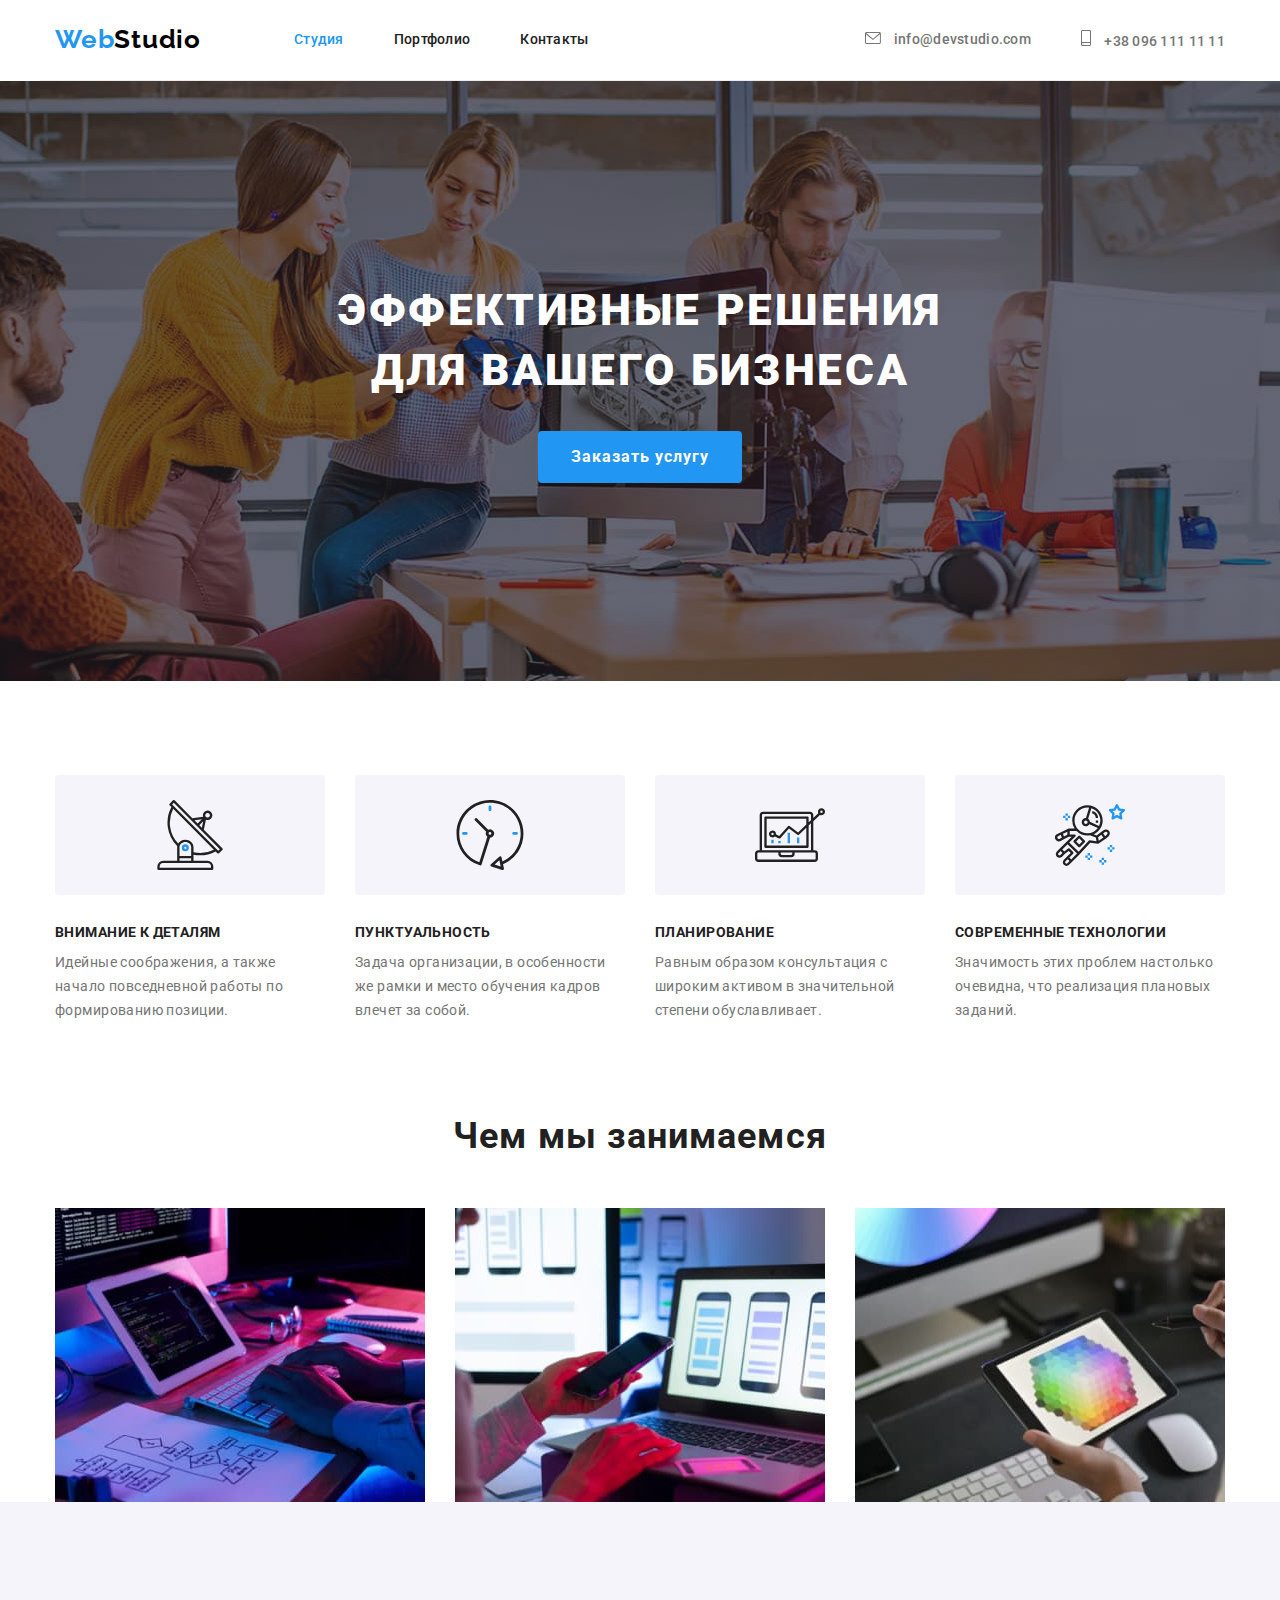
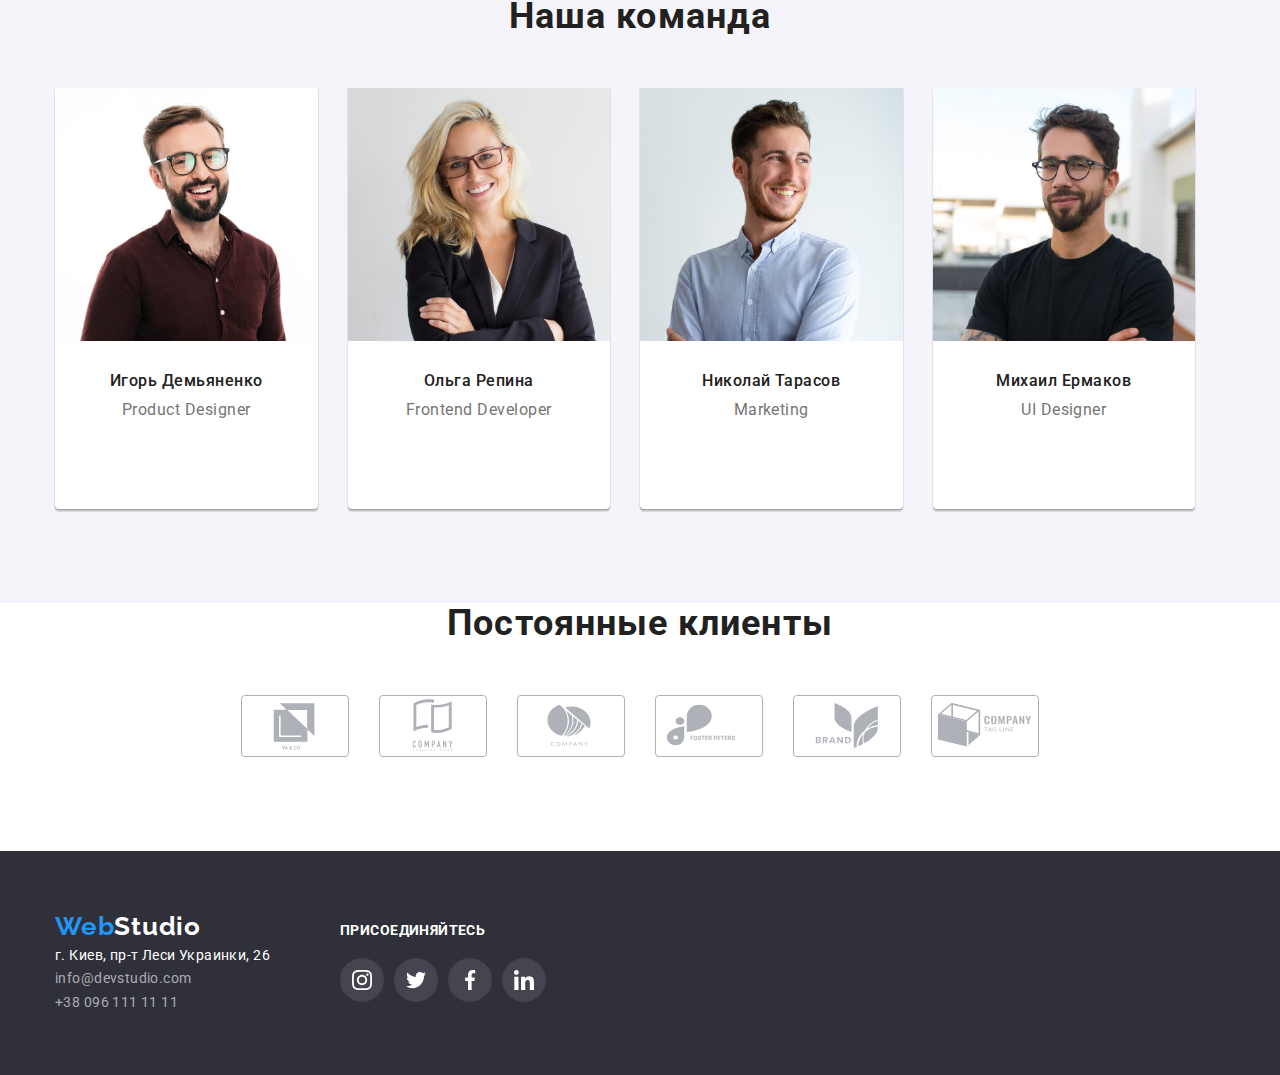
<file: index.html>
<!DOCTYPE html>
<html lang="ru">
  <head>
    <meta charset="UTF-8" />
    <meta http-equiv="X-UA-Compatible" content="IE=edge" />
    <meta name="viewport" content="width=device-width, initial-scale=1.0" />
    <title>Главная</title>
    <link
      href="https://fonts.googleapis.com/css2?family=Raleway:wght@700&family=Roboto:wght@400;500;700;900&display=swap"
      rel="stylesheet"
    />
    <link rel="preconnect" href="https://fonts.gstatic.com" />
    <link
      rel="stylesheet"
      href="https://cdnjs.cloudflare.com/ajax/libs/modern-normalize/1.1.0/modern-normalize.min.css"
    />
    <link rel="stylesheet" href="./css/styles.css" />
  </head>
  <body>
    <!--header-->
    <header class="header">
      <div class="container navigation-container">
        <!-- navigation -->
          <a lang="en" class="logo-navigation" href="./index.html"
            >Web<span class="header-logo">Studio</span>
          </a>
          <nav class="navigation-box">
            <ul class="navigation-list list">
              <li class="item-navigation">
                <a class="link-navigation current" href="./index.html"
                  >Студия</a
                >
              </li>
              <li class="item-navigation">
                <a class="link-navigation" href="./porffolio.html">Портфолио</a>
              </li>
              <li class="item-navigation">
                <a class="link-navigation" href="./index.html">Контакты</a>
              </li>
            </ul>
          </nav>
          <!-- header-group -->
                     <ul class="header-group-list">
              <li class="item-header-group">
                <a class="link-header-group" href="mailto:info@devstudio.com"
                  >
                  <svg class="header-icon" width="16" height="12">
                      <use href="./imegins/sprite.svg#icon-envelope"></use>
                    </svg>
                  info@devstudio.com</a
                >
              </li>

              <li class="item-header-group">
                <a class="tel-header-group" href="tel:+380961111111"
                  >
                  <svg class="header-icon" width="10" height="16">
                      <use href="./imegins/sprite.svg#icon-smartphone"></use>
                    </svg>
                  +38 096 111 11 11</a
                >
              </li>
            </ul>
          
       </div>
    </header>
    <main>
       <!--hero-->
        <section class="hero-section overlay">
          <div class="hero-container">
            <h1 class="hero-title">Эффективные решения для вашего бизнеса</h1>
            <button class="hero-btn" type="button">Заказать услугу</button>
          </div>
        </section>

        <!--description-->
        <section class="description">
          <div class="description-container">
            <h2 class="visually-hidden" hidden>бесцветний</h2>
            <ul class="description-list">
              <li class="description-item icon-antenna">
                 <div class="description-icon">
                <svg width="70" height="70">
                  <use href="./imegins/sprite.svg#icon-antenna-1"></use>
                </svg>
              </div>
                <h3 class="description-second-title">Внимание к деталям</h3>
                <p class="description-text">
                  Идейные соображения, а также начало повседневной работы по
                  формированию позиции.
                </p>
              </li>

              <li class="description-item icon-clock">
                 <div class="description-icon">
                <svg width="70" height="70">
                  <use href="./imegins/sprite.svg#icon-clock-2"></use>
                </svg>
              </div>
                <h3 class="description-second-title">Пунктуальность</h3>
                <p class="description-text">
                  Задача организации, в особенности же рамки и место обучения
                  кадров влечет за собой.
                </p>
              </li>
              <li class="description-item icon-diagramma">
                 <div class="description-icon">
                <svg width="70" height="70">
                  <use href="./imegins/sprite.svg#icon-diagram-3"></use>
                </svg>
              </div>
                <h3 class="description-second-title">Планирование</h3>
                <p class="description-text">
                  Равным образом консультация с широким активом в значительной
                  степени обуславливает.
                </p>
              </li>
              <li class="description-item icon-austronavt">
                 <div class="description-icon">
                <svg width="70" height="70">
                  <use href="./imegins/sprite.svg#icon-astronaut-4"></use>
                </svg>
              </div>
                <h3 class="description-second-title">Современные технологии</h3>
                <p class="description-text">
                  Значимость этих проблем настолько очевидна, что реализация
                  плановых заданий.
                </p>
              </li>
            </ul>
          </div>
        </section>

        <!--about-->
        <section class="about">
          <div class="about-container">
            <h2 class="about-title">Чем мы занимаемся</h2>
            <ul class="about-list">
              <li class="about-item">
                <img

                  class="about-img"
                  src="./imegins/1_section/img-1.jpg"
                  alt="верстка_дизайна"
                  width="370"
                  height="294"
                />
              </li>

              <li class="about-item">
                <img
                  class="about-img"
                  src="./imegins/1_section/img-2.jpg"
                  alt="розработка_приложений"
                  width="370"
                  height="294"
                />
              </li>
              <li class="about-item">
                <img
                  class="about-img"
                  src="./imegins/1_section/img-3.jpg"
                  alt="палітра_планшет"
                  width="370"
                  height="294"
                />
              </li>
            </ul>
          </div>
        </section>

        <!--team-->
        <section class="team-section">
          <div class="team-cоntainer">
            <h2 class="team-title">Наша команда</h2>
            <ul class="team-list">
              <li class="team-item">
                <img
                  class="team-img"
                  src="./imegins/2_section/igor.jpg"
                  alt="Игорь_Демьяненко"
                  width="270"
                  height="260"
                />
                <div class="team-group">
                  <h3 class="team-section-title">Игорь Демьяненко</h3>
                <p class="text-team" lang="en">Product Designer</p>

                      <ul class="social-list">
                  <li class="social-item"><a class="social-link" href="" target="_blank" rel="noopener noreferrer" aria-label="иконка instagram">
                    <svg class="social-icon" width="20" height="20">
                      <use href="./imegins/sprite.svg#icon-instagram-1"></use>
                    </svg>
                  </a></li>
                  <li class="social-item"><a class="social-link" href="" target="_blank" rel="noopener noreferrer" aria-label="иконка twitter">
                    <svg class="social-icon" width="20" height="20">
                      <use href="./imegins/sprite.svg#icon-twitter-2"></use>
                    </svg>
                  </a></li>
                  <li class="social-item"><a class="social-link" href="" target="_blank" rel="noopener noreferrer" aria-label="иконка facebook">
                    <svg class="social-icon" width="20" height="20">
                      <use href="./imegins/sprite.svg#icon-facebook-3"></use>
                    </svg>
                  </a></li>
                  <li class="social-item"><a class="social-link" href="" target="_blank" rel="noopener noreferrer" aria-label="иконка linkedin">
                     <svg class="social-icon" width="20" height="20">
                      <use href="./imegins/sprite.svg#icon-linkedin-4"></use>
                    </svg>
                  </a></li>                                    
                </ul>
                </div>
                
                
            
              </li>
              <li class="team-item">
                <img
                  class="team-img"
                  src="./imegins/2_section/olga.jpg"
                  alt="Ольга_Репина"
                  width="270"
                  height="260"
                />
                <div class="team-group">
                   <h3 class="team-section-title">Ольга Репина</h3>
                <p class="text-team" lang="en">Frontend Developer</p>
                   <ul class="social-list">
                  <li class="social-item"><a class="social-link" href="" target="_blank" rel="noopener noreferrer" aria-label="иконка instagram">
                    <svg class="social-icon" width="20" height="20">
                      <use href="./imegins/sprite.svg#icon-instagram-1"></use>
                    </svg>
                  </a></li>
                  <li class="social-item"><a class="social-link" href="" target="_blank" rel="noopener noreferrer" aria-label="иконка twitter">
                    <svg class="social-icon" width="20" height="20">
                      <use href="./imegins/sprite.svg#icon-twitter-2"></use>
                    </svg>
                  </a></li>
                  <li class="social-item"><a class="social-link" href="" target="_blank" rel="noopener noreferrer" aria-label="иконка facebook">
                    <svg class="social-icon" width="20" height="20">
                      <use href="./imegins/sprite.svg#icon-facebook-3"></use>
                    </svg>
                  </a></li>
                  <li class="social-item"><a class="social-link" href="" target="_blank" rel="noopener noreferrer" aria-label="иконка linkedin">
                     <svg class="social-icon" width="20" height="20">
                      <use href="./imegins/sprite.svg#icon-linkedin-4"></use>
                    </svg>
                  </a></li>                                    
                </ul>
                </div>
               
                
              </li>
              <li class="team-item">
                <img
                  class="team-img"
                  src="./imegins/2_section/nikolay.jpg"
                  alt="Николай_Тарасов"
                  width="270"
                  height="260"
                />
                <div class="team-group">
                  <h3 class="team-section-title">Николай Тарасов</h3>
                <p class="text-team" lang="en">Marketing</p>
                 <ul class="social-list">
                  <li class="social-item"><a class="social-link" href="" target="_blank" rel="noopener noreferrer" aria-label="иконка instagram">
                    <svg class="social-icon" width="20" height="20">
                      <use href="./imegins/sprite.svg#icon-instagram-1"></use>
                    </svg>
                  </a></li>
                  <li class="social-item"><a class="social-link" href="" target="_blank" rel="noopener noreferrer" aria-label="иконка twitter">
                    <svg class="social-icon" width="20" height="20">
                      <use href="./imegins/sprite.svg#icon-twitter-2"></use>
                    </svg>
                  </a></li>
                  <li class="social-item"><a class="social-link" href="" target="_blank" rel="noopener noreferrer" aria-label="иконка facebook">
                    <svg class="social-icon" width="20" height="20">
                      <use href="./imegins/sprite.svg#icon-facebook-3"></use>
                    </svg>
                  </a></li>
                  <li class="social-item"><a class="social-link" href="" target="_blank" rel="noopener noreferrer" aria-label="иконка linkedin">
                     <svg class="social-icon" width="20" height="20">
                      <use href="./imegins/sprite.svg#icon-linkedin-4"></use>
                    </svg>
                  </a></li>                                    
                </ul>
                </div>
                
              </li>
              <li class="team-item">
                <img
                  class="team-img"
                  src="./imegins/2_section/mihayl.jpg"
                  alt="Михаил_Ермаков"
                  width="270"
                  height="260"
                />
                <div class="team-group">
                   <h3 class="team-section-title">Михаил Ермаков</h3>
                <p class="text-team" lang="en">UI Designer</p>
                 <ul class="social-list">
                  <li class="social-item"><a class="social-link" href="" target="_blank" rel="noopener noreferrer" aria-label="иконка instagram">
                    <svg class="social-icon" width="20" height="20">
                      <use href="./imegins/sprite.svg#icon-instagram-1"></use>
                    </svg>
                  </a></li>
                  <li class="social-item"><a class="social-link" href="" target="_blank" rel="noopener noreferrer" aria-label="иконка twitter">
                    <svg class="social-icon" width="20" height="20">
                      <use href="./imegins/sprite.svg#icon-twitter-2"></use>
                    </svg>
                  </a></li>
                  <li class="social-item"><a class="social-link" href="" target="_blank" rel="noopener noreferrer" aria-label="иконка facebook">
                    <svg class="social-icon" width="20" height="20">
                      <use href="./imegins/sprite.svg#icon-facebook-3"></use>
                    </svg>
                  </a></li>
                  <li class="social-item"><a class="social-link" href="" target="_blank" rel="noopener noreferrer" aria-label="иконка linkedin">
                     <svg class="social-icon" width="20" height="20">
                      <use href="./imegins/sprite.svg#icon-linkedin-4"></use>
                    </svg>
                  </a></li>                                    
                </ul>
                </div>
               
              </li>
            </ul>
          </div>
        </section>
        <!-- customers -->
        <section class="customers-section">
          <div class="customers-container">
            <h2 class="customers-title">Постоянные клиенты</h2>
            <ul class="customers-list grid">
              <li class="customers-item grid-item"><a class="customers-link" href=""> <svg class="customers-icon" width="106" height="60">
                      <use href="./imegins/sprite.svg#icon-logo-1"></use>
                    </svg></a></li>
              <li class="grid-item"><a class="customers-link" href=""> <svg class="customers-icon" width="106" height="60">
                      <use href="./imegins/sprite.svg#icon-logo-2"></use>
                    </svg></a></li>
              <li class="customers-item grid-item"><a class="customers-link" href=""> <svg class="customers-icon" width="106" height="60">
                      <use href="./imegins/sprite.svg#icon-logo-3"></use>
                    </svg></a></li>
              <li class="customers-item grid-item"><a class="customers-link" href=""> <svg class="customers-icon" width="106" height="60">
                      <use href="./imegins/sprite.svg#icon-logo-4"></use>
                    </svg></a></li>
              <li class="customers-item grid-item"><a class="customers-link" href=""> <svg class="customers-icon" width="106" height="60">
                      <use href="./imegins/sprite.svg#icon-logo-5"></use>
                    </svg></a></li>
              <li class="customers-item grid-item"><a class="customers-link" href=""> <svg class="customers-icon" width="106" height="60">
                      <use href="./imegins/sprite.svg#icon-logo-6"></use>
                    </svg></a></li>
          </div>
        </section>
      </div>
    </main>
    <!--5_Футер-->
    <footer class="footer">
      <div class="footer-container">
        <div class="footer-fst-container">
          <a lang="en" class="footer-logo" href="./index.html"
          >Web<span class="footer-logo-second">Studio</span>
        </a>
        <address class="footer-address">
          <ul class="footer-list">
            <li class="footer-item">
              <a
                class="footer-map"
                href="https://g.page/stamp-capital?share"
                target="_blank"
                rel="noopener noreferrer"
                >г. Киев, пр-т Леси Украинки, 26
              </a>
            </li>
            <li class="footer-item">
              <a class="footer-link" href="mailto:info@devstudio.com"
                >info@devstudio.com</a
              >
            </li>
            <li class="footer-item">
              <a class="footer-tel" href="tel:+380961111111"
                >+38 096 111 11 11</a
              >
            </li>
          </ul>
        </address>
        </div>
        
               <div class="footer-group">
                  <h2 class="footer-section-title">присоединяйтесь</h3>

                <ul class="social-list">
                  <li class="social-item"><a class="social-link" href="" target="_blank" rel="noopener noreferrer" aria-label="иконка instagram">
                    <svg class="social-icon" width="20" height="20">
                      <use href="./imegins/sprite.svg#icon-instagram-1"></use>
                    </svg>
                  </a></li>
                  <li class="social-item"><a class="social-link" href="" target="_blank" rel="noopener noreferrer" aria-label="иконка twitter">
                    <svg class="social-icon" width="20" height="20">
                      <use href="./imegins/sprite.svg#icon-twitter-2"></use>
                    </svg>
                  </a></li>
                  <li class="social-item"><a class="social-link" href="" target="_blank" rel="noopener noreferrer" aria-label="иконка facebook">
                    <svg class="social-icon" width="20" height="20">
                      <use href="./imegins/sprite.svg#icon-facebook-3"></use>
                    </svg>
                  </a></li>
                  <li class="social-item"><a class="social-link" href="" target="_blank" rel="noopener noreferrer" aria-label="иконка linkedin">
                     <svg class="social-icon" width="20" height="20">
                      <use href="./imegins/sprite.svg#icon-linkedin-4"></use>
                    </svg>
                  </a></li>                                    
                </ul>
               </div>
      </div>
     
    </footer>
      </body>
</html>
</file>
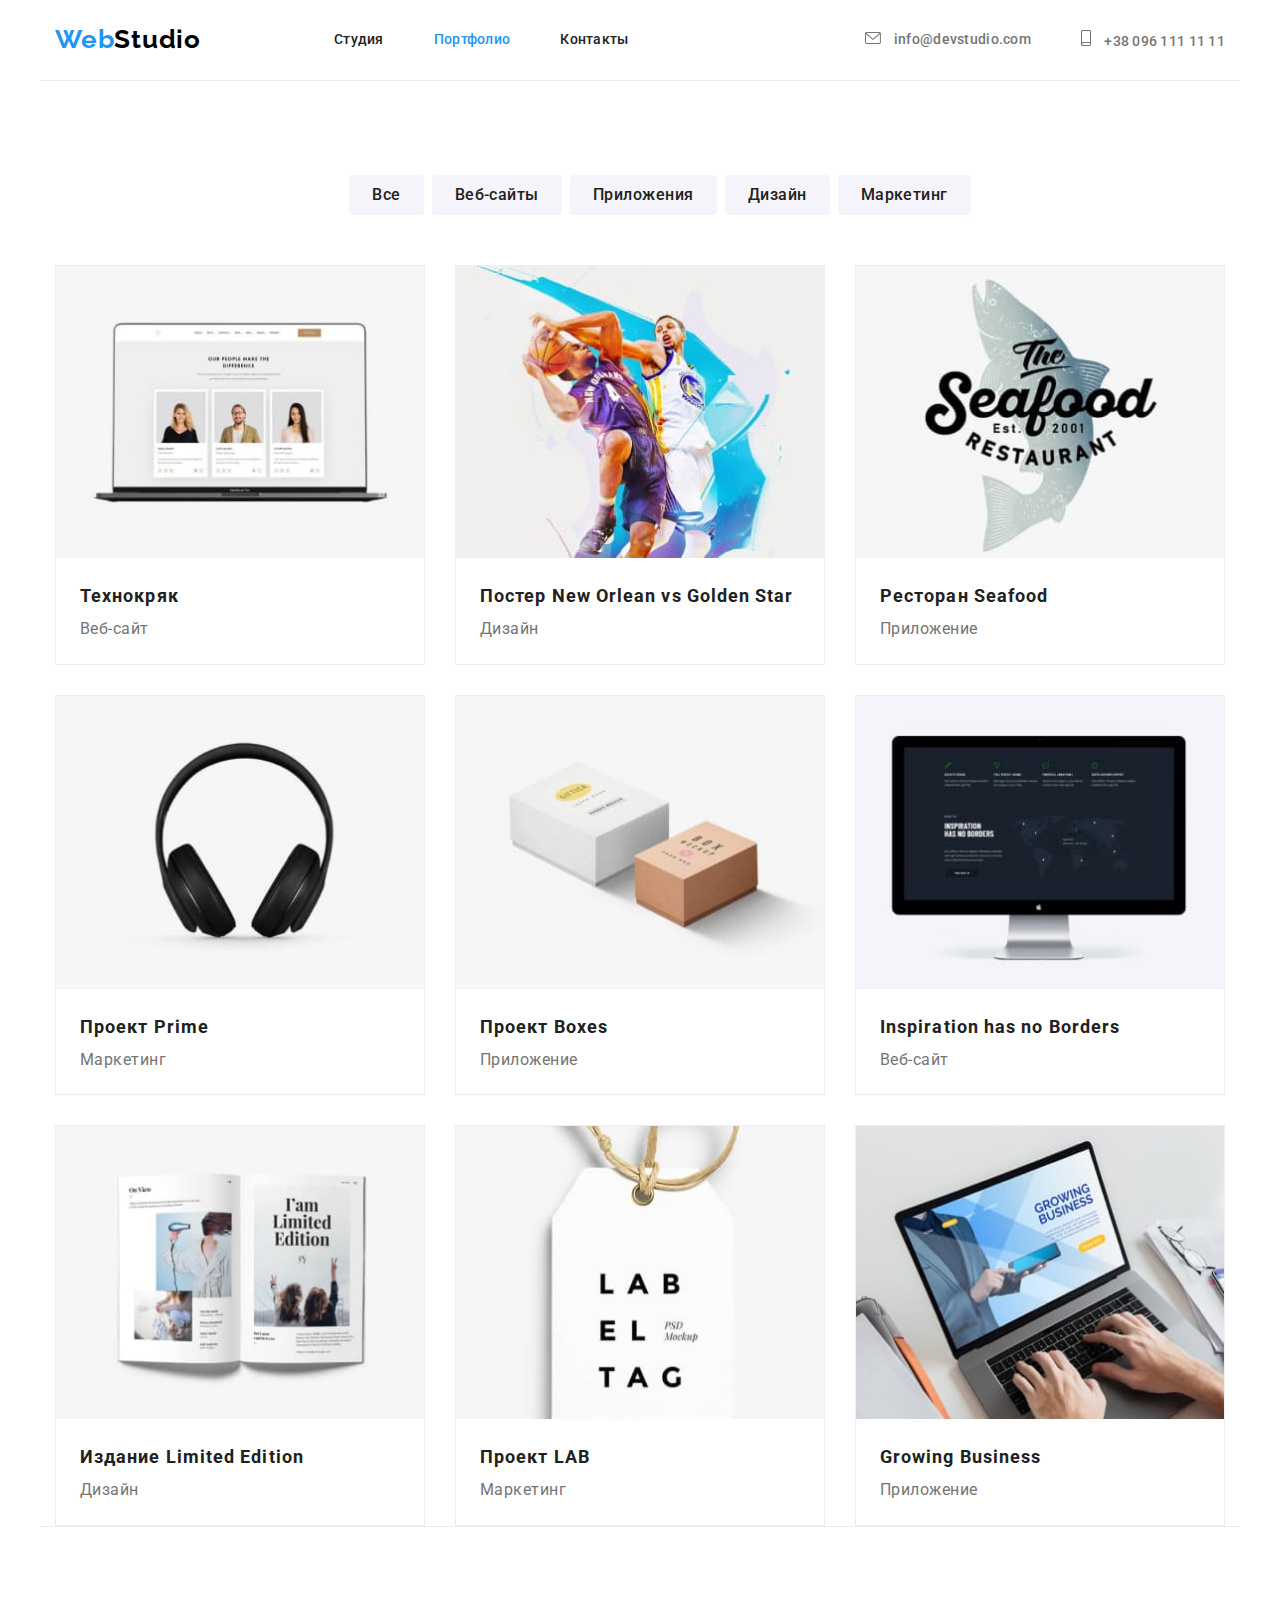
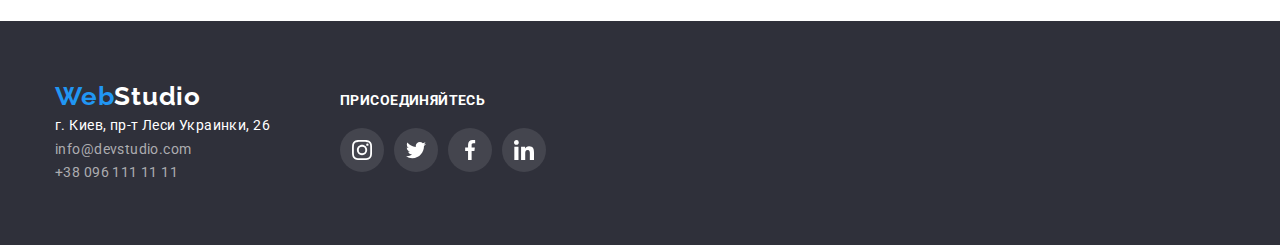
<file: porffolio.html>
<!DOCTYPE html>
<html lang="en">
  <head>
    <meta charset="UTF-8" />
    <meta http-equiv="X-UA-Compatible" content="IE=edge" />
    <meta name="viewport" content="width=device-width, initial-scale=1.0" />
    <title>portfolio</title>

    <link
      href="https://fonts.googleapis.com/css2?family=Raleway:wght@700&family=Roboto:wght@400;500;700;900&display=swap"
      rel="stylesheet"
    />
    <link rel="preconnect" href="https://fonts.gstatic.com" />
    <link
      rel="stylesheet"
      href="https://cdnjs.cloudflare.com/ajax/libs/modern-normalize/1.1.0/modern-normalize.min.css"
    />
    <link rel="stylesheet" href="./css/styles.css" />
  </head>
  <body>
    <!--header-->
    <header class="header">
      <div class="container">
        <!-- navigation -->
        <div class="navigation-container">
          <a lang="en" class="logo-navigation" href="./index.html"
            >Web<span class="header-logo">Studio</span>
          </a>
          <nav class="navigation-box">
            <ul class="navigation-list">
              <li class="item-navigation">
                <a class="link-navigation" href="./index.html">Студия</a>
              </li>
              <li class="item-navigation">
                <a class="link-navigation current" href="./portfolio.html"
                  >Портфолио</a
                >
              </li>
              <li class="item-navigation">
                <a class="link-navigation" href="./index.html">Контакты</a>
              </li>
            </ul>
          </nav>
          <!-- header-group -->
          <div class="header-group-container">
            <ul class="header-group-list">
              <li class="item-header-group">
                <a class="link-header-group" href="mailto:info@devstudio.com"
                  >
                  <svg class="header-icon" width="16" height="12">
                      <use href="./imegins/sprite.svg#icon-envelope"></use>
                    </svg>
                  info@devstudio.com</a
                >
              </li>

              <li class="item-header-group">
                <a class="tel-header-group" href="tel:+380961111111"
                  >
                  <svg class="header-icon" width="10" height="16">
                      <use href="./imegins/sprite.svg#icon-smartphone"></use>
                    </svg>
                  +38 096 111 11 11</a
                >
              </li>
            </ul>
          </div>
        </div>
      </div>
    </header>

    <main class="main-portfolio">
      <div class="container">
        <section class="group">
          <h1 class="visually-hidden">group-title</h1>
          <div class="filter-conteiner">
            <ul class="filter-list">
              <li class="filter-item">
                <button class="filter-btn" type="button">Все</button>
              </li>
              <li class="filter-item">
                <button class="filter-btn" type="button">Веб-сайты</button>
              </li>
              <li class="filter-item">
                <button class="filter-btn" type="button">Приложения</button>
              </li>
              <li class="filter-item">
                <button class="filter-btn" type="button">Дизайн</button>
              </li>
              <li class="filter-item">
                <button class="filter-btn" type="button">Маркетинг</button>
              </li>
            </ul>
          </div>

          <ul class="group-list">
            <li class="group-item">
              <a href="#" class="portfolio-link">
                 <img
                class="group-img"
                src="./imegins/portfolio/1-img-tehnohryak.jpg"
                alt="сайт"
                width="370"
                height="294"
              />
              <div class="group-caption">
                <h2 class="group-title">Технокряк</h2>
              <p class="group-text">Веб-сайт</p>
              </div>
              </a>
             
              
            </li>
            <li class="group-item">
              <a href="" class="portfolio-link">
                <img
                class="group-img"
                src="./imegins/portfolio/2-img-poster.jpg"
                alt="постер"
                width="370"
                height="294"
              />
              <div class="group-caption">
                <h2 lang="en" class="group-title">
                Постер New Orlean vs Golden Star
              </h2>
              <p class="group-text">Дизайн</p>
              </div>
              </a>
              
              
            </li>
            <li class="group-item">
              <a href="" class="portfolio-link">
                <img
                class="group-img"
                src="./imegins/portfolio/3-img-restoran.jpg"
                alt="приложение ресторан"
                width="370"
                height="294"
              />
              <div class="group-caption">
                <h2 lang="en" class="group-title">Ресторан Seafood</h2>
              <p class="group-text">Приложение</p>
              </div>
              </a>
              
              
            </li>
            <li class="group-item">
              <a href="" class="portfolio-link">
                 <img
                class="group-img"
                src="./imegins/portfolio/4-img-prime.jpg"
                alt="наушники"
                width="370"
                height="294"
              />
              <div class="group-caption">
                <h2 lang="en" class="group-title">Проект Prime</h2>
              <p class="group-text">Маркетинг</p>
              </div>
              </a>
             
              
            </li>
            <li class="group-item">
              <a href="" class="portfolio-link">
                 <img
                class="group-img"
                src="./imegins/portfolio/5-img-boxes.jpg"
                alt="коробки"
                width="370"
                height="294"
              />
              <div class="group-caption">
                <h2 lang="en" class="group-title">Проект Boxes</h2>
              <p class="group-text">Приложение</p>
              </div>
              </a>
             
              
            </li>
            <li class="group-item">
              <a href="" class="portfolio-link">
                 <img
                class="group-img"
                src="./imegins/portfolio/6-img-inspiration.jpg"
                alt="монитор"
                width="370"
                height="294"
              />
              <div class="group-caption">
                <h2 lang="en" class="group-title">Inspiration has no Borders</h2>
              <p class="group-text">Веб-сайт</p>
              </div>
              </a>
             
              
            </li>
            <li class="group-item">
              <a href="" class="portfolio-link">
                   <img
                class="group-img"
                src="./imegins/portfolio/7-img-limitededishn.jpg"
                alt="книга"
                width="370"
                height="294"
              />
              <div class="group-caption">
                  <h2 lang="en" class="group-title">Издание Limited Edition</h2>
              <p class="group-text">Дизайн</p>
              </div>
              </a>
           
            
            </li>
            <li class="group-item">
              <a href="" class="portfolio-link">
                 <img
                class="group-img"
                src="./imegins/portfolio/8-img-lab.jpg"
                alt="бирка"
                width="370"
                height="294"
              />
              <div class="group-caption">
                              <h2 lang="en" class="group-title">Проект LAB</h2>
              <p class="group-text">Маркетинг</p>
              </div>
              </a>
             

            </li>
            <li class="group-item">
              <a href="" class="portfolio-link">
                 <img
                class="group-img"
                src="./imegins/portfolio/9-img-growing.jpg"
                alt="ноутбук"
                width="370"
                height="294"
              />
              <div class="group-caption">
                <h2 lang="en" class="group-title">Growing Business</h2>
              <p class="group-text">Приложение</p>
              </div>
              </a>
             
              
            </li>
          </ul>
        </section>
      </div>
    </main>

    <!--5_Футер-->
    <footer class="footer">
      <div class="footer-container">
        <div class="footer-fst-container">
          <a lang="en" class="footer-logo" href="./index.html"
          >Web<span class="footer-logo-second">Studio</span>
        </a>
        <address class="footer-address">
          <ul class="footer-list">
            <li class="footer-item">
              <a
                class="footer-map"
                href="https://g.page/stamp-capital?share"
                target="_blank"
                rel="noopener noreferrer"
                >г. Киев, пр-т Леси Украинки, 26
              </a>
            </li>
            <li class="footer-item">
              <a class="footer-link" href="mailto:info@devstudio.com"
                >info@devstudio.com</a
              >
            </li>
            <li class="footer-item">
              <a class="footer-tel" href="tel:+380961111111"
                >+38 096 111 11 11</a
              >
            </li>
          </ul>
        </address>
        </div>
        
               <div class="footer-group">
                  <h2 class="footer-section-title">присоединяйтесь</h3>

                <ul class="social-list">
                  <li class="social-item"><a class="social-link" href="" target="_blank" rel="noopener noreferrer" aria-label="иконка instagram">
                    <svg class="social-icon" width="20" height="20">
                      <use href="./imegins/sprite.svg#icon-instagram-1"></use>
                    </svg>
                  </a></li>
                  <li class="social-item"><a class="social-link" href="" target="_blank" rel="noopener noreferrer" aria-label="иконка twitter">
                    <svg class="social-icon" width="20" height="20">
                      <use href="./imegins/sprite.svg#icon-twitter-2"></use>
                    </svg>
                  </a></li>
                  <li class="social-item"><a class="social-link" href="" target="_blank" rel="noopener noreferrer" aria-label="иконка facebook">
                    <svg class="social-icon" width="20" height="20">
                      <use href="./imegins/sprite.svg#icon-facebook-3"></use>
                    </svg>
                  </a></li>
                  <li class="social-item"><a class="social-link" href="" target="_blank" rel="noopener noreferrer" aria-label="иконка linkedin">
                     <svg class="social-icon" width="20" height="20">
                      <use href="./imegins/sprite.svg#icon-linkedin-4"></use>
                    </svg>
                  </a></li>                                    
                </ul>
               </div>
      </div>
     
    </footer>
  </body>
</html>
</file>
<file: css/styles.css>
:root {
    --header-bg-color: #FFFFFF;
    --herofooter-bg-color: #2F303A;
    --body-bg-color: #FFFFFF;
    --team-bg-secondhead: #F5F4FA;
    --footer-adres-color: rgba(255, 255, 255, 0.6);

    --web-link-color: #2196F3;
    --darkmain-color: #000000;

    --text-main-color: #212121;
    --text-cecond-color: #757575;

    --hover-color: #188CE8;
    --Footer-adress: #ACACB0;
    --ctroke-color: #ECECEC;

    --border-color: #EEEEEE;

    --hero-gradient: rgba(47, 48, 58, 0.4);

    --social-icons-color: #FFFFFF;
    --social-icon-hover-color: #FFFFFF;
    --border-clients-color:#AFB1B8;


    
    /* grid-items */
    --items: 1;
    --indent: 30px;
}


    /*=============== Body properties================ */
body {
    margin: 0;
    font-family: Roboto, sans-serif;
    letter-spacing: 0.03em;
    background-color: var(--body-bg-color);
    color: var(--text-main-color);
    font-size: 14px;
    line-height: 2;
    }
    /* ============================================== */
    h1, h2, h3, h4, h5, h6, p, ul{
        margin-top: 0;
        margin-bottom: 0;
        
    }

    /*============= description =====================*/
    .description{
        padding-top: 0px;
    }

    .description-second-title, .team-section-title {
        margin-bottom: 10px;
    }
    .description-list{
    display: flex;
    justify-content: space-between;

       }

    ul.description-list{
        padding-left: 0px;
        padding-right: 0px;
    }
    /* =========================== */
.description-item:not(:last-child) {
    margin-right: 30px;
}

.description-icon {
    display: flex;
    justify-content: center;
    align-items: center;
    margin-bottom: 30px;

    width: 270px;
    height: 120px;
    border-radius: 4px;

    background-color: #f5f4fa;
}
    /* .description-item:last-child,
    {    margin-right: 0px;
    } */
        /* .description-item{
    width: 270px;   
    }
    .description-item::before {
        display: block;
        content: '';
        height: 120px;
        background-size: contain;
        background-repeat: no-repeat;
        background-position: center;
        background-color: #F5F4FA;
    }
        .icon-antenna::before {display: block; content: '';
        background-image: url("../imegins/icons/antenna.svg");
         }
        .icon-clock::before {display: block; content: '';
        background-image: url("../imegins/icons/clock.svg");}
        .icon-diagramma::before {display: block; content: '';
        background-image: url("../imegins/icons/diagram.svg");}
        .icon-austronavt::before {display: block;   content: '';
        background-image: url("../imegins/icons/astronaut.svg");} */


    .description-container{
        margin-bottom: 94px;
        margin-top: 94px;

    }
    /*==============================================*/
    
    /*============= about =====================*/
    .about-list{
    display: flex;
    flex-wrap: nowrap;
    /* align-items: stretch; */
    }
    ul.about-list{
    padding-left: 0px;
    padding-right: 0px;
    }
    .about-item{
    width: 370px;
    margin-left: 0px;
    margin-right: 30px;
    background-color: teal;
    }

    .about-item:last-child {
    margin-right: 0px;
    }
    /*============= img =====================*/
    img {   display: block;
            max-width: 100%;
            height: auto;
        }
    /*==============================================*/


    /*=============  team  =====================*/
    .team-list{
    display: flex;
    flex-wrap: nowrap;
           }
    ul.team-list{
        padding: 0px;
    }
    .team-item{
    width: 270px;
    margin-left: 0px;
    margin-top: 0px;
    margin-right: 30px;
    background-color: var(--body-bg-color);
    border-bottom-left-radius: 4px;
    border-bottom-right-radius: 4px;
    box-shadow: 0px 1px  2px rgba(0, 0, 0, 0.2), 0px  1px  1px rgba(0, 0, 0, 0.14), 
    0px 3px  1px rgba(0, 0, 0, 0.12);
    }
    .team-img {
        /* margin-bottom: 30px; */
        display: block;
            max-width: 100%;
            height: auto;
    }
    .text-team{
     margin-bottom: 16px;
    }
   



    .about-title, .team-title, .customers-title{
        text-align: center;
        margin-bottom: 50px;
        align-items: center;}
   
    /* =============  container============================= */
.container, .description-container, .about-container,
.team-cоntainer, .footer-container, .main-container-portfolio, .customers-container
 {  
    margin-left: auto;
    margin-right: auto;
    width: 1200px;
    padding-left: 15px;
    padding-right: 15px;
    /* outline: 1px solid tomato; */

}
.container{
    margin: 0 auto;
    width: 1200px;
    padding-left: 15px;
    padding-right: 15px;
    border-bottom: 1px solid var(--ctroke-color);}

    /* ========   Portfolio ""SETKA"  =========== */
    .group-list{
        display: flex;
        flex-wrap: wrap;
           
    }

    
                .group-item:hover,
                .group-item:focus {
            box-shadow: 0px 1px 1px rgba(0, 0, 0, 0.12), 0px 4px 4px rgba(0, 0, 0, 0.06), 1px 4px 6px rgba(0, 0, 0, 0.16);
        }

    .group-item{
        width: 370px;

        margin-right: 30px;
        margin-bottom: 30px;
        border: 1px solid var(--border-color);
    }
    .group-item:nth-child(3n) {
        margin-right: 0px;

    }
    .group-item:nth-last-child(-n + 3) {
            margin-bottom: 0px;
        }
         .portfolio-link {
             text-decoration: none;
             color: var(--text-main-color);
         }
         .group-caption{
         padding: 20px 24px;
         }
         .customers-list {
             justify-content: center;
         }

   
    ul.group-list{
        padding: 0px;
    }
    .main-portfolio{
        padding-top: 94px;
        padding-bottom: 94px;
    }
    /* ===================================== */

.navigation-container{
    display: flex;
    align-items: center;
}

.header-group-container{
    margin-left: auto;
    
}
.list{
    padding-left: 0px;
    margin: 0px;
    list-style: none;
}

/* Logo */
.logo-navigation{
    margin-right: 93px;
}
.navigation-list{
    display: flex;
    align-items: center;
}
.header-group-list{
     display: flex;
    align-items: center;
    margin-left: auto;
}
.item-navigation{
    margin-right: 50px;
}
.tel-header-group{
    
    margin-left: 50px;
}
.tel-header-group{
    display: flexbox;
}

.item-navigation:last-child {
    margin-right: 0px;
}

.list{
    padding: 0px;
    margin: 0px;
    list-style: no;
}
/*header*/
.header {
background-color: var(--header-bg-color);
}
/*Hero*/

.hero-section{
       padding-top: 200px;
    padding-bottom: 200px;
    text-align: center;
       /* background-color: 
        var(--herofooter-bg-color); */
    text-align: center;
    background-image: url("../imegins/bg-main/bacgraund-Img.jpg"); 
       max-width: 1600px;
    height: 600px;
    margin-left: auto;
    margin-right: auto;
    background-repeat: no-repeat;
    background-position: center;
}

/*Team*/
.team-section{
    padding-top: 94px;
    padding-bottom: 94px;
background-color: var(--team-bg-secondhead) 
}
.footer{
    background-color: var(--herofooter-bg-color);
}



.hero-title{
margin-top: 0;
margin-bottom: 30px;
font-family: 'Roboto';
font-weight: 900;
font-size: 44px;
line-height: 1.36;
color: var(--header-bg-color);
text-transform: uppercase;
letter-spacing: 0.06em;

width: 696px;
margin-left: auto;
margin-right: auto;
/* background-color: tomato; */
}

.logo-navigation, .link-navigation {
    text-decoration: none;}
.logo-navigation {
font-family: 'Raleway';
font-style: normal;
font-weight: 700;
font-size: 26px;
line-height: 1.2;
letter-spacing: 0.03em;
color: var(--web-link-color);
}
.header-logo {
font-family: 'Raleway';
font-style: normal;
font-weight: 700;
font-size: 26px;
line-height: 1.2;
letter-spacing: 0.03em;
color: var(--darkmain-color);
}
.footer-logo{
text-decoration: none;
}
.footer-logo{
    font-family: 'Raleway';
    font-weight: 700;
    font-size: 26px;
    line-height: 1.2;
    letter-spacing: 0.03em;
    color: var(--web-link-color);
}
.footer-logo-second{
    font-family: 'Raleway';
    font-weight: 700;
    font-size: 26px;
    line-height: 1.2;
    letter-spacing: 0.03em;
    color: var(--header-bg-color);
}

/* Header ссылки */
.link-header-group, .tel-header-group{
font-weight: 500;
font-size: 14px;
line-height: 1.14;
letter-spacing: 0.02em;
color: var(--text-cecond-color);
text-decoration: none;
}


.link-header-group:hover, 
.link-header-group:focus{
    color: var(--web-link-color);
}
.tel-header-group:hover,
.tel-header-group:focus {
    color: var(--web-link-color);
}
.footer-map:hover,
.footer-map:focus{
color: var(--web-link-color);
}
.footer-link:hover,
.footer-link:focus{
color: var(--web-link-color);
}
.footer-tel:hover,
.footer-tel:focus{
color: var(--web-link-color);
}

/* убирает маркер нумирации списка */

 .item-header-group, 
 .footer-item, .team-item, .about-item,
  .description-item, .item-navigation, 
  .filter-item, .group-item, .customers-item{ 
     list-style: none;
         }
                 .social-item{
                     list-style: none;
                 }
     
      


     /* footer */
    .footer-link, .footer-tel{
    font-weight: 400;
    font-size: 14px;
    line-height: 1.7;
    letter-spacing: 0.03em;
    color: var(--Footer-adress);
    text-decoration: none;
    }
    .footer-map{
    color: var(--header-bg-color);
    text-decoration: none;
    margin-bottom: 9px;
    }
    .footer-link{
        margin-bottom: 9px;
    }
    .footer-tel{
        margin-bottom: 0px;
    }
    
    .footer-address {
    font-weight: 400;
    font-size: 14px;
    line-height: 1.7;
    letter-spacing: 0.03em;
    color: var(--footer-adres-color);
    font-style: normal
    }

    /* team-section */
    .team {
    background-color: var(--team-bg-secondhead);
    }
    .team-title, .about-title, .customers-title{
    font-size: 36px;
    line-height: 1.16;
    letter-spacing: 0.03em;
    font-weight: 700;
    color: var(--text-main-color);
    }
    .team-section-title{
    font-weight: 500;
    font-size: 16px;
    line-height: 1.2;
    text-align: center;
    letter-spacing: 0.03em;
    color: var(--text-main-color);
    }
    .text-team{
    font-weight: 400;
    font-size: 16px;
    line-height: 1.2;
    text-align: center;
    letter-spacing: 0.03em;
    color: var(--text-cecond-color);
    }
    .description-second-title {
    font-weight: 700;
    font-size: 14px;
    line-height: 1.14;
    letter-spacing: 0.03em;
    color: var(--text-main-color);
    text-transform: uppercase;
    }
    .description-text{
    font-weight: 400;
    font-size: 14px;
    line-height: 1.7;
    letter-spacing: 0.03em;
    color: var(--text-cecond-color);
    }

    .link-navigation{
    display: block;
    padding-top: 32px;
    padding-bottom: 32px;

    font-weight: 500;
    font-size: 14px;
    line-height: 1.14;
    letter-spacing: 0.02em;
    color: var(--text-main-color);
    }
    .link-navigation:hover, 
    .link-navigation:focus{
    color: var(--web-link-color);
    }
    

        /* ================  social icons============================ */
              
        .social-link {
            text-decoration: none;
        }
        .social-list{
            display: flex;
            justify-content: center;
            align-items: center;
            padding: 0;

            /* gap: 10px; */
            }
        .social-item:not(:last-child){
            margin-right: 10px;

        }
        .social-link{
            display: flex;
            align-items: center;
            justify-content: center;
            width: 44px;
            height: 44px;
            background-color: var(--social-icon-hover-color)
            border-radius: 50%;
        }
        
        .social-link:hover,
        .social-link:focus{
        background-color: var(--hover-color);
        border-radius: 50%;
                }
        .team-group {
            padding-top: 30px;
            padding-bottom: 30px;
            
        }
        .social-icon{
            fill: var(--social-icons-color);
        }
        .social-link:hover .social-icon,
        .social-link:focus .social-icon{
        fill: var(--social-icon-hover-color);
        }
/* ================ header envelope phone ============= */
        .header-icon{
            margin-right: 10px;
            fill: currentColor;
        }
        .header-icon:hover, .header-icon:focus{
        fill: currentColor;
        }
        .item-header-group{
            display: flex;
            text-align: center;
        }
     
        /*=============FOOTER ICON==========  */
                /* .footer-social-link {
                    display: flex;
                    align-items: center;
                    justify-content: center;
                    width: 44px;
                    height: 44px;
                    background-color: background-color: rgba(255, 255, 255, 0.1);
                    border-radius: 50%;
                } */
     
       


    /* портфолио */
    .group-title{
    font-weight: 700;
    font-size: 18px;
    line-height: 2;
    letter-spacing: 0.06em;
    color: var(--text-main-color);
    }
    .group-text{
    font-weight: 400;
    font-size: 16px;
    line-height: 1.87;
    letter-spacing: 0.03em;
    color: var(--text-cecond-color);
    }

    /* button */
    .filter-btn{
    display: inline-block;
    padding: 6px 22px;
    border-radius: 4px;
    border: 1px solid transparent;
    text-align: center;

    margin-bottom: 50px;

    font-family: 'Roboto';
    font-weight: 500;
    font-size: 16px;
    line-height: 1.62;
    text-align: center;
    letter-spacing: 0.03em;
    color: var(--text-main-color);
    background-color: var(--team-bg-secondhead);
    cursor: pointer;
    }

    .filter-btn:hover,
    .filter-btn:focus{
    font-family: 'Roboto';
    font-weight: 500;
    font-size: 16px;
    line-height: 1.62;
    text-align: center;
    letter-spacing: 0.03em;
    color: var(--header-bg-color);
    background-color: var(--web-link-color);
    cursor: pointer;
    box-shadow: 0px 3px 1px rgba(0, 0, 0, 0.1), 0px 1px 2px rgba(0, 0, 0, 0.08), 0px 2px 2px rgba(0, 0, 0, 0.12);
    }

    /* .filter-conteiner{
        padding-bottom: 94px;
        padding-bottom: 50px;
        
    } */
    .filter-list{
        display: flex;
        align-items: center;
        justify-content: center;

    }
        .filter-item{
            margin-right: 8px;
        }
        .filter-item:last-child {
        margin-right: 0px;
        }
   

    .hero-btn{
    display: inline-block;
    padding: 10px 32px;
    border-radius: 4px;
    border: 1px solid transparent;
    min-width: 200px;
    text-align: center;
    /* margin-bottom: 200px; */

    font-family: 'Roboto';
    font-weight: 700;
    font-size: 16px;
    line-height: 1.87;
    letter-spacing: 0.06em;
    color: var(--header-bg-color);
    background-color: var(--web-link-color);
    text-decoration: none;
    cursor: pointer;
    }

    .hero-btn:hover,
    .hero-btn:focus{
    font-weight: 700;
    font-size: 16px;
    line-height: 1.87;
    
    color: var(--header-bg-color);
    background-color: var(--hover-color);
    cursor: pointer;
    }
    /* .footer */
    .footer{
        padding-top: 60px;
        padding-bottom: 60px;
    }
   
    .footer-list{
        padding-left: 0px;
    }

    /*current navigation  */




    .link-navigation.current{
    color: var(--web-link-color);
    }

    /* visually-hidden */
    .visually-hidden {
        position: absolute;
        width: 1px;
        height: 1px;
        margin: -1px;
        border: 0;
        padding: 0;
    
        white-space: nowrap;
        clip-path: inset(100%);
        clip: rect(0 0 0 0);
        overflow: hidden;
    }

/* ==============customers============= */

.grid{
    display: flex;
    flex-wrap: wrap;
    gap: var(--indent);
}
.grid-item {
    display: flex;
    flex-basis: calc((100%- var(--indent) * (var(--items)-1))/var(--items));
}

   .customers-title{
    text-align: center;
   }
   .customers-item{
       --indent: 5;
   }
   ul.customers-list.grid{
    padding-left: 0px;
   }
   .customers-section{
       padding-bottom: 94px;
   }
   
   
   .customers-link {
       display: flex;
       justify-content: center;
       align-items: center;
       height: 100%;
       border: 1px solid #afb1b8;
       border-radius: 4px;
       fill: #afb1b8;
   }

   .customers-link:hover,
   .customers-link:focus {
       border: 1px solid #2196f3;
       fill: #2196f3;
   }
   
          /* footer icons */
.footer-section-title {
  color:var(--body-bg-color);
  font-weight: 700;
  font-size: 14px;
  line-height: 1.142;
  letter-spacing: 0.03em;
  text-transform: uppercase;
  margin-bottom: 20px;
}
.social-list {
  display: flex;
  list-style: none;
}

.social-item {
  margin-right: 10px;
  border-radius: 50%;
  background-color: rgba(255, 255, 255, 0.1);
}

.social-item:last-child {
  margin-right: 0px;
}
.footer-fst-container {
margin-right: 70px;
}
.footer-container{
display: flex;
align-items: baseline;
}

  
 
 /* ======== overlay ================= */
 .overlay{
     max-width: 1600px;
     height: 600px;
     margin-left: auto;
     margin-right: auto;
     outline: blue;
     background-image: linear-gradient(
         to right, 
        rgba(47, 48, 58, 0.4),
        rgba(47, 48, 58, 0.4)
     ),
     url("../imegins/bg-main/bacgraund-Img.jpg");

     background-repeat: no-repeat;
     background-position: center;
     background-size: cover; 
 }
</file>
